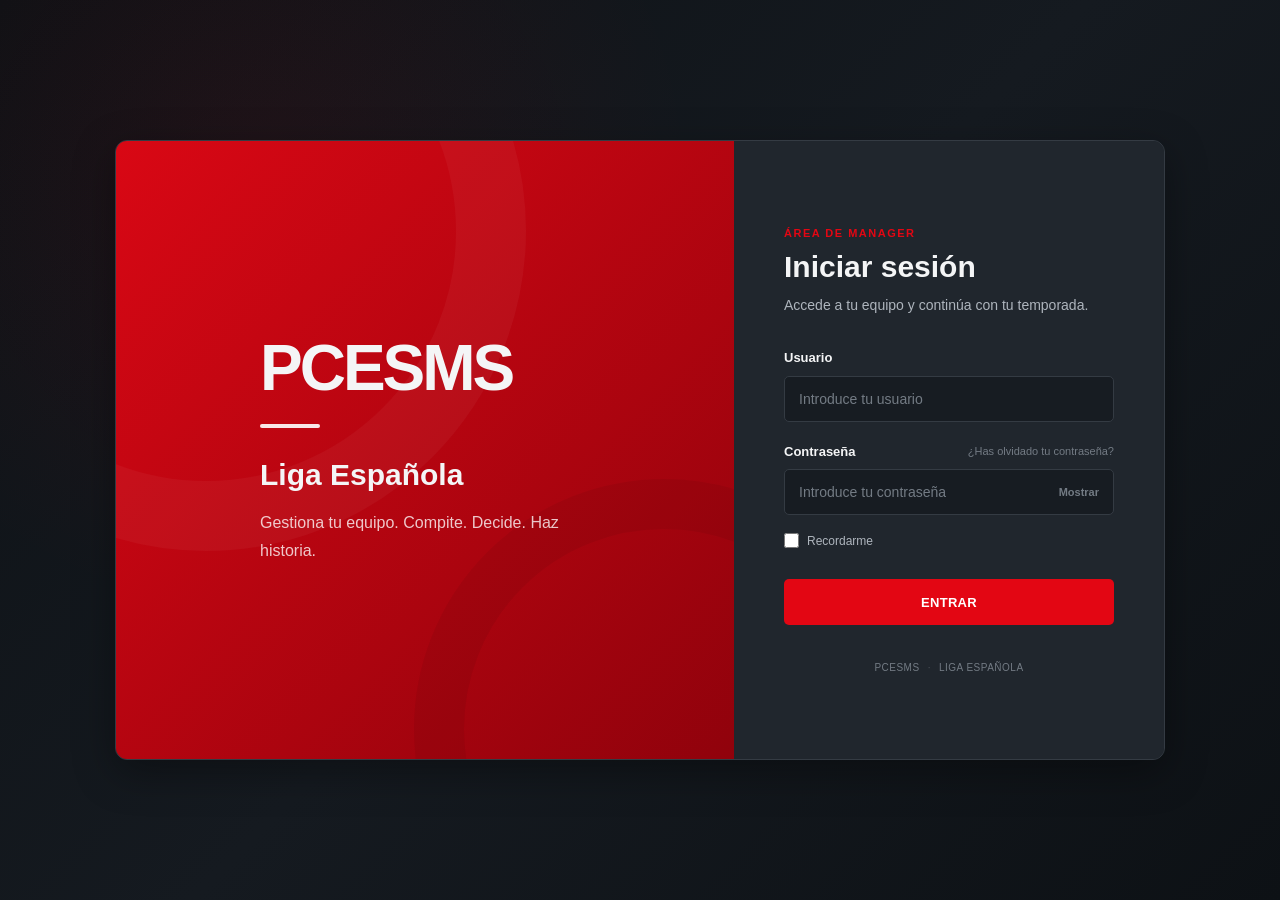
<file: index.html>
<!DOCTYPE html>
<html lang="es">
<head>
    <meta charset="UTF-8">

    <meta name="viewport"
          content="width=device-width, initial-scale=1.0">

    <meta name="description"
          content="PCESMS - Liga Española">

    <title>PCESMS · Liga Española</title>

    <!-- CSS global -->
    <link rel="stylesheet" href="css/global.css">

    <!-- CSS específico del login -->
    <link rel="stylesheet" href="css/login.css">
</head>

<body class="login-page">

    <main class="login-container">

        <!-- ==========================================
             PANEL DE PRESENTACIÓN
             ========================================== -->
        <section class="login-brand">

            <div class="brand-content">

                <div class="brand-logo">
                    PCESMS
                </div>

                <div class="brand-divider"></div>

                <h1>Liga Española</h1>

                <p>
                    Gestiona tu equipo.
                    Compite. Decide.
                    Haz historia.
                </p>

            </div>

        </section>


        <!-- ==========================================
             PANEL DE LOGIN
             ========================================== -->
        <section class="login-panel">

            <div class="login-box">

                <header class="login-header">

                    <span class="login-kicker">
                        ÁREA DE MANAGER
                    </span>

                    <h2>Iniciar sesión</h2>

                    <p>
                        Accede a tu equipo y continúa
                        con tu temporada.
                    </p>

                </header>


                <!-- Mensaje de error -->
                <div
                    id="login-error"
                    class="login-message login-message-error"
                    role="alert"
                    aria-live="polite"
                    hidden>
                </div>


                <!-- Formulario -->
                <form id="login-form" novalidate>

                    <!-- Usuario -->
                    <div class="form-group">

                        <label for="username">
                            Usuario
                        </label>

                        <input
                            type="text"
                            id="username"
                            name="username"
                            autocomplete="username"
                            placeholder="Introduce tu usuario"
                            required>

                    </div>


                    <!-- Contraseña -->
                    <div class="form-group">

                        <div class="form-label-row">

                            <label for="password">
                                Contraseña
                            </label>

                            <a
                                href="#"
                                class="forgot-password">
                                ¿Has olvidado tu contraseña?
                            </a>

                        </div>

                        <div class="password-wrapper">

                            <input
                                type="password"
                                id="password"
                                name="password"
                                autocomplete="current-password"
                                placeholder="Introduce tu contraseña"
                                required>

                            <button
                                type="button"
                                id="toggle-password"
                                class="password-toggle"
                                aria-label="Mostrar contraseña"
                                aria-pressed="false">

                                <span
                                    id="password-toggle-icon">
                                    Mostrar
                                </span>

                            </button>

                        </div>

                    </div>


                    <!-- Recordar sesión -->
                    <div class="remember-row">

                        <label class="checkbox-label">

                            <input
                                type="checkbox"
                                id="remember"
                                name="remember">

                            <span>
                                Recordarme
                            </span>

                        </label>

                    </div>


                    <!-- Botón -->
                    <button
                        type="submit"
                        id="login-button"
                        class="login-button">

                        <span id="login-button-text">
                            Entrar
                        </span>

                        <span
                            id="login-spinner"
                            class="login-spinner"
                            hidden>
                        </span>

                    </button>

                </form>


                <!-- Pie -->
                <footer class="login-footer">

                    <span>
                        PCESMS
                    </span>

                    <span class="footer-separator">
                        ·
                    </span>

                    <span>
                        Liga Española
                    </span>

                </footer>

            </div>

        </section>

    </main>

    <script src="js/global.js"></script>
    <script src="js/login.js"></script>

</body>
</html>
</file>
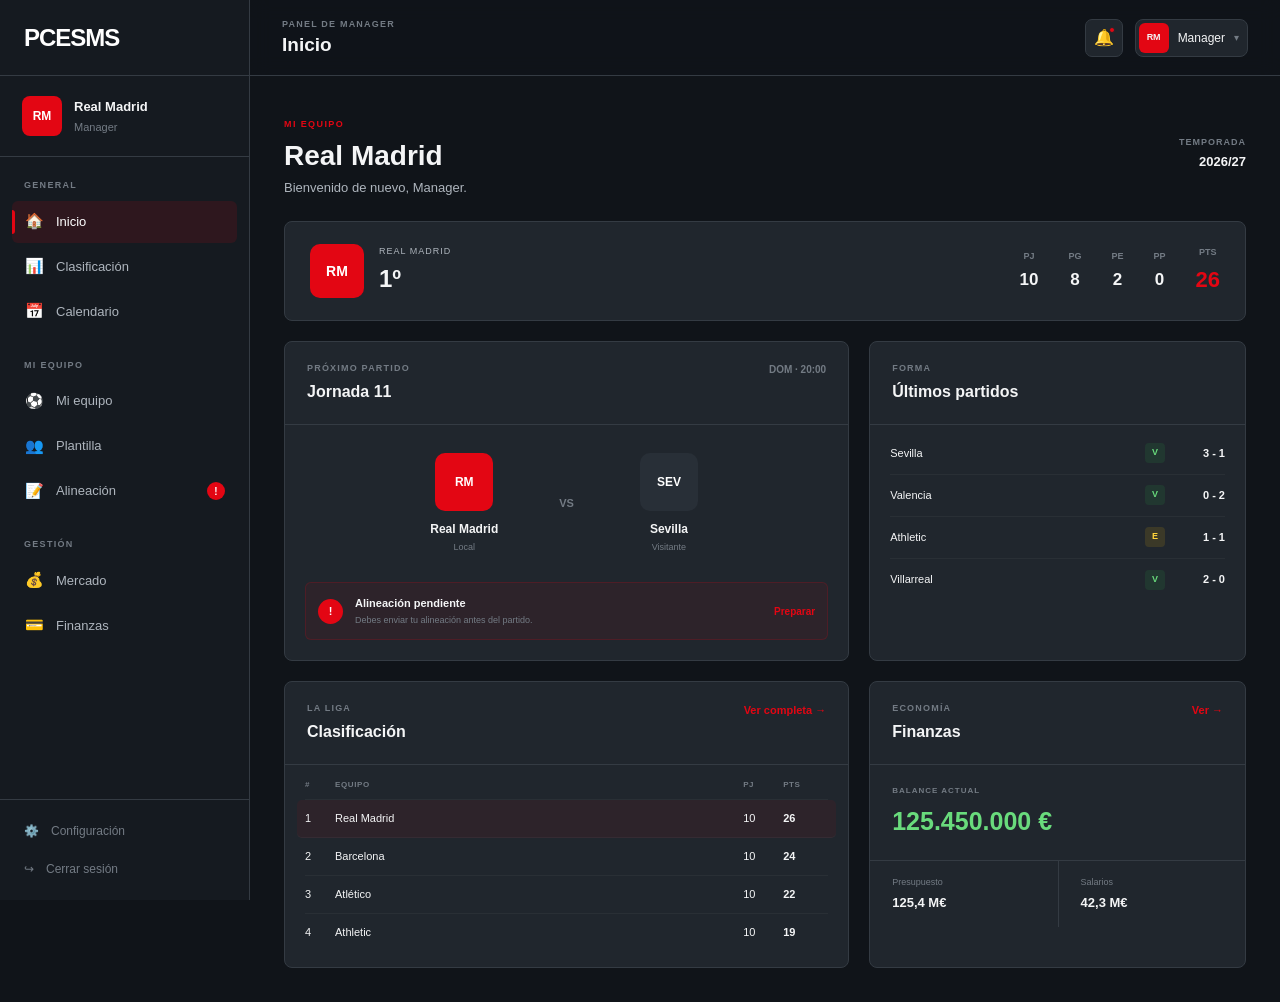
<file: home.html>
<!DOCTYPE html>
<html lang="es">

<head>

    <meta charset="UTF-8">

    <meta name="viewport"
          content="width=device-width, initial-scale=1.0">

    <meta name="description"
          content="PCESMS - Panel de manager">

    <title>PCESMS · Panel de Manager</title>

    <link rel="stylesheet"
          href="css/global.css">

    <link rel="stylesheet"
          href="css/dashboard.css">

</head>


<body class="dashboard-page">


<!-- ======================================================
     APP
     ====================================================== -->

<div class="app">


    <!-- ==================================================
         SIDEBAR
         ================================================== -->

    <aside class="sidebar"
           id="sidebar">


        <!-- LOGO -->

        <div class="sidebar-header">

            <a href="home.html"
               class="sidebar-logo">

                PCESMS

            </a>

            <button
                class="sidebar-close"
                id="sidebar-close"
                aria-label="Cerrar menú">

                ×

            </button>

        </div>


        <!-- EQUIPO -->

        <div class="sidebar-team">

            <div class="sidebar-team-logo">

                RM

            </div>

            <div>

                <strong>
                    Real Madrid
                </strong>

                <span>
                    Manager
                </span>

            </div>

        </div>


        <!-- NAVEGACIÓN -->

        <nav class="sidebar-nav">


            <div class="nav-section">

                <span class="nav-section-title">
                    GENERAL
                </span>


                <a href="home.html"
                   class="nav-item active">

                    <span class="nav-icon">
                        🏠
                    </span>

                    <span>
                        Inicio
                    </span>

                </a>


                <a href="league.html"
                   class="nav-item">

                    <span class="nav-icon">
                        📊
                    </span>

                    <span>
                        Clasificación
                    </span>

                </a>


                <a href="calendar.html"
                   class="nav-item">

                    <span class="nav-icon">
                        📅
                    </span>

                    <span>
                        Calendario
                    </span>

                </a>

            </div>


            <div class="nav-section">

                <span class="nav-section-title">
                    MI EQUIPO
                </span>


                <a href="team.html"
                   class="nav-item">

                    <span class="nav-icon">
                        ⚽
                    </span>

                    <span>
                        Mi equipo
                    </span>

                </a>


                <a href="players.html"
                   class="nav-item">

                    <span class="nav-icon">
                        👥
                    </span>

                    <span>
                        Plantilla
                    </span>

                </a>


                <a href="#"
                   class="nav-item">

                    <span class="nav-icon">
                        📝
                    </span>

                    <span>
                        Alineación
                    </span>

                    <span class="nav-badge">
                        !
                    </span>

                </a>

            </div>


            <div class="nav-section">

                <span class="nav-section-title">
                    GESTIÓN
                </span>


                <a href="market.html"
                   class="nav-item">

                    <span class="nav-icon">
                        💰
                    </span>

                    <span>
                        Mercado
                    </span>

                </a>


                <a href="#"
                   class="nav-item">

                    <span class="nav-icon">
                        💳
                    </span>

                    <span>
                        Finanzas
                    </span>

                </a>

            </div>

        </nav>


        <!-- FOOTER SIDEBAR -->

        <div class="sidebar-footer">

            <a href="#"
               class="sidebar-footer-item">

                ⚙️
                <span>
                    Configuración
                </span>

            </a>


            <a href="index.html"
               class="sidebar-footer-item logout">

                ↪
                <span>
                    Cerrar sesión
                </span>

            </a>

        </div>


    </aside>


    <!-- ==================================================
         MAIN
         ================================================== -->

    <main class="main">


        <!-- HEADER -->

        <header class="topbar">


            <button
                class="menu-button"
                id="menu-button"
                aria-label="Abrir menú">

                ☰

            </button>


            <div class="topbar-title">

                <span>
                    PANEL DE MANAGER
                </span>

                <h1>
                    Inicio
                </h1>

            </div>


            <div class="topbar-actions">


                <button
                    class="topbar-button notification-button"
                    aria-label="Notificaciones">

                    🔔

                    <span class="notification-dot">
                    </span>

                </button>


                <button
                    class="profile-button">

                    <span class="profile-avatar">
                        RM
                    </span>

                    <span class="profile-name">
                        Manager
                    </span>

                    <span class="profile-arrow">
                        ▾
                    </span>

                </button>

            </div>

        </header>


        <!-- CONTENT -->

        <div class="content">


            <!-- ==========================================
                 WELCOME
                 ========================================== -->

            <section class="welcome-section">

                <div>

                    <span class="welcome-kicker">
                        MI EQUIPO
                    </span>

                    <h2>
                        Real Madrid
                    </h2>

                    <p>
                        Bienvenido de nuevo, Manager.
                    </p>

                </div>


                <div class="season-badge">

                    TEMPORADA

                    <strong>
                        2026/27
                    </strong>

                </div>

            </section>


            <!-- ==========================================
                 TEAM OVERVIEW
                 ========================================== -->

            <section class="team-overview">


                <div class="team-identity">


                    <div class="large-team-logo">
                        RM
                    </div>


                    <div class="team-name">

                        <span>
                            REAL MADRID
                        </span>

                        <strong>
                            1º
                        </strong>

                    </div>

                </div>


                <div class="team-stats">


                    <div class="team-stat">

                        <span>
                            PJ
                        </span>

                        <strong>
                            10
                        </strong>

                    </div>


                    <div class="team-stat">

                        <span>
                            PG
                        </span>

                        <strong>
                            8
                        </strong>

                    </div>


                    <div class="team-stat">

                        <span>
                            PE
                        </span>

                        <strong>
                            2
                        </strong>

                    </div>


                    <div class="team-stat">

                        <span>
                            PP
                        </span>

                        <strong>
                            0
                        </strong>

                    </div>


                    <div class="team-stat highlight">

                        <span>
                            PTS
                        </span>

                        <strong>
                            26
                        </strong>

                    </div>


                </div>

            </section>


            <!-- ==========================================
                 GRID
                 ========================================== -->

            <div class="dashboard-grid">


                <!-- ======================================
                     NEXT MATCH
                     ====================================== -->

                <section class="dashboard-card next-match-card">


                    <div class="card-header">

                        <div>

                            <span class="card-kicker">
                                PRÓXIMO PARTIDO
                            </span>

                            <h3>
                                Jornada 11
                            </h3>

                        </div>

                        <span class="match-date">
                            DOM · 20:00
                        </span>

                    </div>


                    <div class="match-teams">


                        <div class="match-team">

                            <div class="match-team-logo">
                                RM
                            </div>

                            <strong>
                                Real Madrid
                            </strong>

                            <span>
                                Local
                            </span>

                        </div>


                        <div class="match-vs">

                            <span>
                                VS
                            </span>

                        </div>


                        <div class="match-team">

                            <div class="match-team-logo opponent">
                                SEV
                            </div>

                            <strong>
                                Sevilla
                            </strong>

                            <span>
                                Visitante
                            </span>

                        </div>


                    </div>


                    <div class="lineup-warning">

                        <span class="warning-icon">
                            !
                        </span>

                        <div>

                            <strong>
                                Alineación pendiente
                            </strong>

                            <span>
                                Debes enviar tu alineación
                                antes del partido.
                            </span>

                        </div>

                        <a href="#"
                           class="warning-action">

                            Preparar

                        </a>

                    </div>

                </section>


                <!-- ======================================
                     FORM
                     ====================================== -->

                <section class="dashboard-card form-card">


                    <div class="card-header">

                        <div>

                            <span class="card-kicker">
                                FORMA
                            </span>

                            <h3>
                                Últimos partidos
                            </h3>

                        </div>

                    </div>


                    <div class="form-list">


                        <div class="form-match">

                            <div class="form-opponent">
                                Sevilla
                            </div>

                            <span class="form-result win">
                                V
                            </span>

                            <strong>
                                3 - 1
                            </strong>

                        </div>


                        <div class="form-match">

                            <div class="form-opponent">
                                Valencia
                            </div>

                            <span class="form-result win">
                                V
                            </span>

                            <strong>
                                0 - 2
                            </strong>

                        </div>


                        <div class="form-match">

                            <div class="form-opponent">
                                Athletic
                            </div>

                            <span class="form-result draw">
                                E
                            </span>

                            <strong>
                                1 - 1
                            </strong>

                        </div>


                        <div class="form-match">

                            <div class="form-opponent">
                                Villarreal
                            </div>

                            <span class="form-result win">
                                V
                            </span>

                            <strong>
                                2 - 0
                            </strong>

                        </div>

                    </div>

                </section>


                <!-- ======================================
                     TABLE
                     ====================================== -->

                <section class="dashboard-card table-card">


                    <div class="card-header">

                        <div>

                            <span class="card-kicker">
                                LA LIGA
                            </span>

                            <h3>
                                Clasificación
                            </h3>

                        </div>


                        <a href="league.html"
                           class="card-link">

                            Ver completa →

                        </a>

                    </div>


                    <div class="mini-table">


                        <div class="table-row table-header">

                            <span>
                                #
                            </span>

                            <span>
                                EQUIPO
                            </span>

                            <span>
                                PJ
                            </span>

                            <span>
                                PTS
                            </span>

                        </div>


                        <div class="table-row highlighted">

                            <span>
                                1
                            </span>

                            <span>
                                Real Madrid
                            </span>

                            <span>
                                10
                            </span>

                            <strong>
                                26
                            </strong>

                        </div>


                        <div class="table-row">

                            <span>
                                2
                            </span>

                            <span>
                                Barcelona
                            </span>

                            <span>
                                10
                            </span>

                            <strong>
                                24
                            </strong>

                        </div>


                        <div class="table-row">

                            <span>
                                3
                            </span>

                            <span>
                                Atlético
                            </span>

                            <span>
                                10
                            </span>

                            <strong>
                                22
                            </strong>

                        </div>


                        <div class="table-row">

                            <span>
                                4
                            </span>

                            <span>
                                Athletic
                            </span>

                            <span>
                                10
                            </span>

                            <strong>
                                19
                            </strong>

                        </div>

                    </div>

                </section>


                <!-- ======================================
                     FINANCES
                     ====================================== -->

                <section class="dashboard-card finances-card">


                    <div class="card-header">

                        <div>

                            <span class="card-kicker">
                                ECONOMÍA
                            </span>

                            <h3>
                                Finanzas
                            </h3>

                        </div>

                        <a href="#"
                           class="card-link">

                            Ver →

                        </a>

                    </div>


                    <div class="balance">

                        <span>
                            BALANCE ACTUAL
                        </span>

                        <strong>
                            125.450.000 €
                        </strong>

                    </div>


                    <div class="finance-summary">


                        <div>

                            <span>
                                Presupuesto
                            </span>

                            <strong>
                                125,4 M€
                            </strong>

                        </div>


                        <div>

                            <span>
                                Salarios
                            </span>

                            <strong>
                                42,3 M€
                            </strong>

                        </div>

                    </div>

                </section>


            </div>


        </div>


    </main>


</div>


<!-- OVERLAY MOBILE -->

<div
    class="sidebar-overlay"
    id="sidebar-overlay">
</div>


<script src="js/global.js"></script>

</body>

</html>
</file>
<file: css/global.css>
/* =========================================================
   PCESMS - GLOBAL
   ========================================================= */

:root {
    --color-bg: #101419;
    --color-bg-secondary: #171c22;

    --color-surface: #20262d;
    --color-surface-light: #282f37;

    --color-primary: #e30613;
    --color-primary-hover: #c80511;

    --color-text: #f4f5f6;
    --color-text-secondary: #aeb5bd;
    --color-text-muted: #737b84;

    --color-border: #343b43;

    --color-success: #2fb344;
    --color-danger: #e03131;

    --font-family:
        Inter,
        -apple-system,
        BlinkMacSystemFont,
        "Segoe UI",
        Roboto,
        Helvetica,
        Arial,
        sans-serif;

    --radius-sm: 5px;
    --radius-md: 8px;
    --radius-lg: 12px;

    --shadow-card:
        0 12px 40px rgba(0, 0, 0, 0.35);

    --transition:
        0.2s ease;
}


/* =========================================================
   RESET
   ========================================================= */

* {
    box-sizing: border-box;
    margin: 0;
    padding: 0;
}


html {
    min-height: 100%;
    font-size: 16px;
}


body {
    min-height: 100vh;

    font-family: var(--font-family);

    background: var(--color-bg);

    color: var(--color-text);

    line-height: 1.5;

    -webkit-font-smoothing: antialiased;
    -moz-osx-font-smoothing: grayscale;
}


button,
input,
textarea,
select {
    font: inherit;
}


button {
    cursor: pointer;
}


a {
    color: inherit;
    text-decoration: none;
}


img {
    max-width: 100%;
    display: block;
}
</file>
<file: css/login.css>
/* =========================================================
   PCESMS - LOGIN
   ========================================================= */


/* =========================================================
   PAGE
   ========================================================= */

.login-page {
    min-height: 100vh;

    background:
        radial-gradient(
            circle at 20% 20%,
            rgba(227, 6, 19, 0.08),
            transparent 35%
        ),
        linear-gradient(
            135deg,
            #0d1115 0%,
            #151a20 50%,
            #0d1115 100%
        );

    display: flex;
    align-items: center;
    justify-content: center;

    padding: 30px;
}


/* =========================================================
   MAIN CONTAINER
   ========================================================= */

.login-container {
    width: 100%;
    max-width: 1050px;

    min-height: 620px;

    display: grid;
    grid-template-columns: 1fr 430px;

    background: var(--color-surface);

    border: 1px solid var(--color-border);

    border-radius: var(--radius-lg);

    overflow: hidden;

    box-shadow: var(--shadow-card);
}


/* =========================================================
   BRAND PANEL
   ========================================================= */

.login-brand {
    position: relative;

    display: flex;
    align-items: center;
    justify-content: center;

    padding: 60px;

    background:
        linear-gradient(
            135deg,
            rgba(227, 6, 19, 0.95),
            rgba(150, 0, 10, 0.95)
        );

    overflow: hidden;
}


/* Decorative background */

.login-brand::before {
    content: "";

    position: absolute;

    width: 500px;
    height: 500px;

    border-radius: 50%;

    border: 70px solid rgba(255, 255, 255, 0.04);

    top: -230px;
    left: -230px;
}


.login-brand::after {
    content: "";

    position: absolute;

    width: 400px;
    height: 400px;

    border-radius: 50%;

    border: 50px solid rgba(0, 0, 0, 0.06);

    bottom: -220px;
    right: -180px;
}


.brand-content {
    position: relative;

    z-index: 2;

    max-width: 420px;

    text-align: left;
}


.brand-logo {
    font-size: clamp(42px, 5vw, 68px);

    font-weight: 900;

    letter-spacing: -3px;

    line-height: 1;
}


.brand-divider {
    width: 60px;
    height: 4px;

    margin: 24px 0;
    
    background: rgba(255, 255, 255, 0.9);

    border-radius: 2px;
}


.brand-content h1 {
    font-size: 30px;

    font-weight: 700;

    margin-bottom: 12px;
}


.brand-content p {
    max-width: 330px;

    color: rgba(255, 255, 255, 0.78);

    font-size: 16px;

    line-height: 1.7;
}


/* =========================================================
   LOGIN PANEL
   ========================================================= */

.login-panel {
    display: flex;
    align-items: center;
    justify-content: center;

    background: var(--color-surface);

    padding: 50px 45px;
}


.login-box {
    width: 100%;
    max-width: 330px;
}


/* =========================================================
   HEADER
   ========================================================= */

.login-header {
    margin-bottom: 32px;
}


.login-kicker {
    display: block;

    margin-bottom: 8px;

    color: var(--color-primary);

    font-size: 11px;

    font-weight: 800;

    letter-spacing: 1.5px;

    text-transform: uppercase;
}


.login-header h2 {
    font-size: 30px;

    line-height: 1.2;

    margin-bottom: 10px;
}


.login-header p {
    color: var(--color-text-secondary);

    font-size: 14px;
}


/* =========================================================
   FORM
   ========================================================= */

.form-group {
    margin-bottom: 20px;
}


.form-group label {
    display: block;

    margin-bottom: 8px;

    color: var(--color-text);

    font-size: 13px;

    font-weight: 600;
}


.form-label-row {
    display: flex;

    align-items: center;
    justify-content: space-between;

    gap: 10px;
}


.form-label-row label {
    margin-bottom: 8px;
}


.forgot-password {
    margin-bottom: 8px;

    color: var(--color-text-muted);

    font-size: 11px;

    transition: color var(--transition);
}


.forgot-password:hover {
    color: var(--color-primary);
}


/* =========================================================
   INPUTS
   ========================================================= */

.form-group input[type="text"],
.form-group input[type="password"] {
    width: 100%;

    height: 46px;

    padding: 0 14px;

    background: var(--color-bg-secondary);

    border: 1px solid var(--color-border);

    border-radius: var(--radius-sm);

    outline: none;

    color: var(--color-text);

    font-size: 14px;

    transition:
        border-color var(--transition),
        background var(--transition),
        box-shadow var(--transition);
}


.form-group input::placeholder {
    color: var(--color-text-muted);
}


.form-group input:focus {
    background: var(--color-bg);

    border-color: var(--color-primary);

    box-shadow:
        0 0 0 3px rgba(227, 6, 19, 0.12);
}


/* =========================================================
   PASSWORD
   ========================================================= */

.password-wrapper {
    position: relative;
}


.password-wrapper input {
    padding-right: 75px !important;
}


.password-toggle {
    position: absolute;

    top: 50%;
    right: 10px;

    transform: translateY(-50%);

    border: 0;

    background: transparent;

    color: var(--color-text-muted);

    font-size: 11px;

    font-weight: 600;

    padding: 5px;

    transition: color var(--transition);
}


.password-toggle:hover {
    color: var(--color-text);
}


/* =========================================================
   REMEMBER
   ========================================================= */

.remember-row {
    margin-top: -4px;

    margin-bottom: 24px;
}


.checkbox-label {
    display: inline-flex !important;

    align-items: center;

    gap: 8px;

    cursor: pointer;

    color: var(--color-text-secondary) !important;

    font-size: 12px !important;

    font-weight: 400 !important;
}


.checkbox-label input {
    width: 15px;
    height: 15px;

    accent-color: var(--color-primary);

    cursor: pointer;
}


/* =========================================================
   BUTTON
   ========================================================= */

.login-button {
    position: relative;

    width: 100%;
    height: 46px;

    display: flex;
    align-items: center;
    justify-content: center;

    border: 0;

    border-radius: var(--radius-sm);

    background: var(--color-primary);

    color: #fff;

    font-size: 13px;

    font-weight: 800;

    letter-spacing: 0.3px;

    text-transform: uppercase;

    transition:
        background var(--transition),
        transform var(--transition),
        box-shadow var(--transition);
}


.login-button:hover {
    background: var(--color-primary-hover);

    box-shadow:
        0 6px 20px rgba(227, 6, 19, 0.22);
}


.login-button:active {
    transform: translateY(1px);
}


.login-button:disabled {
    opacity: 0.7;

    cursor: not-allowed;

    box-shadow: none;
}


/* =========================================================
   LOADING
   ========================================================= */

.login-spinner {
    width: 16px;
    height: 16px;

    border: 2px solid rgba(255, 255, 255, 0.35);

    border-top-color: #fff;

    border-radius: 50%;

    animation: login-spin 0.7s linear infinite;
}


@keyframes login-spin {
    to {
        transform: rotate(360deg);
    }
}


/* =========================================================
   MESSAGES
   ========================================================= */

.login-message {
    margin-bottom: 20px;

    padding: 11px 13px;

    border-radius: var(--radius-sm);

    font-size: 12px;
}


.login-message-error {
    background: rgba(224, 49, 49, 0.1);

    border: 1px solid rgba(224, 49, 49, 0.25);

    color: #ff8787;
}


/* =========================================================
   FOOTER
   ========================================================= */

.login-footer {
    display: flex;

    justify-content: center;

    gap: 8px;

    margin-top: 35px;

    color: var(--color-text-muted);

    font-size: 10px;

    text-transform: uppercase;

    letter-spacing: 0.5px;
}


.footer-separator {
    opacity: 0.5;
}


/* =========================================================
   TABLET
   ========================================================= */

@media (max-width: 850px) {

    .login-container {
        grid-template-columns: 1fr;

        max-width: 460px;

        min-height: auto;
    }


    .login-brand {
        min-height: 230px;

        padding: 40px;
    }


    .brand-content {
        text-align: center;
    }


    .brand-divider {
        margin: 18px auto;
    }


    .brand-content p {
        margin: 0 auto;
    }


    .login-panel {
        padding: 45px 40px;
    }
}


/* =========================================================
   MOBILE
   ========================================================= */

@media (max-width: 500px) {

    .login-page {
        padding: 0;

        align-items: stretch;
    }


    .login-container {
        width: 100%;
        max-width: none;

        min-height: 100vh;

        border: 0;

        border-radius: 0;

        display: flex;

        flex-direction: column;
    }


    .login-brand {
        min-height: 190px;

        flex: 0 0 auto;

        padding: 35px 25px;
    }


    .brand-logo {
        font-size: 48px;
    }


    .brand-content h1 {
        font-size: 22px;
    }


    .brand-content p {
        font-size: 13px;
    }


    .login-panel {
        flex: 1;

        padding: 40px 25px 30px;

        align-items: flex-start;
    }


    .login-box {
        max-width: none;
    }


    .login-header {
        margin-bottom: 28px;
    }


    .login-header h2 {
        font-size: 27px;
    }


    .form-group input[type="text"],
    .form-group input[type="password"],
    .login-button {
        height: 50px;
    }
}


/* =========================================================
   SMALL MOBILE
   ========================================================= */

@media (max-width: 360px) {

    .login-brand {
        min-height: 170px;
    }


    .brand-logo {
        font-size: 42px;
    }


    .login-panel {
        padding-left: 20px;
        padding-right: 20px;
    }
}
</file>
<file: css/dashboard.css>
/* =========================================================
   PCESMS - DASHBOARD
   ========================================================= */

.dashboard-page {
    background: var(--color-bg);
}


/* =========================================================
   APP
   ========================================================= */

.app {
    min-height: 100vh;

    display: flex;
}


/* =========================================================
   SIDEBAR
   ========================================================= */

.sidebar {
    position: fixed;

    top: 0;
    left: 0;
    bottom: 0;

    width: 250px;

    display: flex;
    flex-direction: column;

    background: #151a20;

    border-right: 1px solid var(--color-border);

    z-index: 100;
}


/* HEADER */

.sidebar-header {
    height: 76px;

    display: flex;
    align-items: center;

    padding: 0 24px;

    border-bottom: 1px solid var(--color-border);
}


.sidebar-logo {
    color: #fff;

    font-size: 24px;

    font-weight: 900;

    letter-spacing: -1px;
}


.sidebar-close {
    display: none;
}


/* TEAM */

.sidebar-team {
    display: flex;
    align-items: center;

    gap: 12px;

    padding: 20px 22px;

    border-bottom: 1px solid var(--color-border);
}


.sidebar-team-logo {
    width: 40px;
    height: 40px;

    display: flex;
    align-items: center;
    justify-content: center;

    border-radius: 8px;

    background: var(--color-primary);

    color: white;

    font-size: 12px;

    font-weight: 900;
}


.sidebar-team strong {
    display: block;

    font-size: 13px;
}


.sidebar-team span {
    display: block;

    margin-top: 2px;

    color: var(--color-text-muted);

    font-size: 11px;
}


/* NAV */

.sidebar-nav {
    flex: 1;

    padding: 22px 12px;

    overflow-y: auto;
}


.nav-section {
    margin-bottom: 26px;
}


.nav-section-title {
    display: block;

    padding: 0 12px;

    margin-bottom: 8px;

    color: var(--color-text-muted);

    font-size: 9px;

    font-weight: 800;

    letter-spacing: 1.3px;
}


.nav-item {
    position: relative;

    display: flex;
    align-items: center;

    gap: 12px;

    height: 42px;

    padding: 0 12px;

    margin-bottom: 3px;

    border-radius: 6px;

    color: var(--color-text-secondary);

    font-size: 13px;

    transition:
        background var(--transition),
        color var(--transition);
}


.nav-item:hover {
    background: rgba(255,255,255,0.04);

    color: var(--color-text);
}


.nav-item.active {
    background: rgba(227,6,19,0.12);

    color: #fff;
}


.nav-item.active::before {
    content: "";

    position: absolute;

    left: 0;
    top: 9px;
    bottom: 9px;

    width: 3px;

    border-radius: 0 3px 3px 0;

    background: var(--color-primary);
}


.nav-icon {
    width: 20px;

    text-align: center;

    font-size: 15px;
}


.nav-badge {
    margin-left: auto;

    width: 18px;
    height: 18px;

    display: flex;
    align-items: center;
    justify-content: center;

    border-radius: 50%;

    background: var(--color-primary);

    color: white;

    font-size: 10px;

    font-weight: 800;
}


/* SIDEBAR FOOTER */

.sidebar-footer {
    padding: 12px;

    border-top: 1px solid var(--color-border);
}


.sidebar-footer-item {
    display: flex;
    align-items: center;

    gap: 12px;

    height: 38px;

    padding: 0 12px;

    color: var(--color-text-muted);

    font-size: 12px;

    border-radius: 6px;
}


.sidebar-footer-item:hover {
    background: rgba(255,255,255,0.04);

    color: var(--color-text);
}


.sidebar-footer-item.logout:hover {
    color: #ff8787;
}


/* =========================================================
   MAIN
   ========================================================= */

.main {
    width: calc(100% - 250px);

    margin-left: 250px;

    min-height: 100vh;
}


/* =========================================================
   TOPBAR
   ========================================================= */

.topbar {
    height: 76px;

    display: flex;
    align-items: center;

    padding: 0 32px;

    border-bottom: 1px solid var(--color-border);

    background: rgba(16,20,25,0.92);

    backdrop-filter: blur(10px);

    position: sticky;

    top: 0;

    z-index: 50;
}


.menu-button {
    display: none;
}


.topbar-title span {
    display: block;

    color: var(--color-text-muted);

    font-size: 9px;

    font-weight: 800;

    letter-spacing: 1.2px;
}


.topbar-title h1 {
    margin-top: 2px;

    font-size: 19px;

    line-height: 1.2;
}


.topbar-actions {
    margin-left: auto;

    display: flex;
    align-items: center;

    gap: 12px;
}


.topbar-button {
    width: 38px;
    height: 38px;

    position: relative;

    border: 1px solid var(--color-border);

    border-radius: 7px;

    background: var(--color-surface);

    color: var(--color-text-secondary);
}


.notification-dot {
    position: absolute;

    top: 7px;
    right: 7px;

    width: 6px;
    height: 6px;

    border-radius: 50%;

    background: var(--color-primary);

    border: 1px solid var(--color-surface);
}


.profile-button {
    display: flex;
    align-items: center;

    gap: 9px;

    padding: 3px 8px 3px 3px;

    border: 1px solid var(--color-border);

    border-radius: 8px;

    background: var(--color-surface);

    color: var(--color-text);
}


.profile-avatar {
    width: 30px;
    height: 30px;

    display: flex;
    align-items: center;
    justify-content: center;

    border-radius: 6px;

    background: var(--color-primary);

    font-size: 9px;

    font-weight: 900;
}


.profile-name {
    font-size: 12px;
}


.profile-arrow {
    color: var(--color-text-muted);

    font-size: 10px;
}


/* =========================================================
   CONTENT
   ========================================================= */

.content {
    max-width: 1350px;

    margin: 0 auto;

    padding: 34px;
}


/* =========================================================
   WELCOME
   ========================================================= */

.welcome-section {
    display: flex;

    align-items: center;
    justify-content: space-between;

    margin-bottom: 24px;
}


.welcome-kicker {
    color: var(--color-primary);

    font-size: 9px;

    font-weight: 800;

    letter-spacing: 1.4px;
}


.welcome-section h2 {
    margin-top: 5px;

    font-size: 28px;

    line-height: 1.2;
}


.welcome-section p {
    margin-top: 5px;

    color: var(--color-text-secondary);

    font-size: 13px;
}


.season-badge {
    display: flex;
    flex-direction: column;

    align-items: flex-end;

    color: var(--color-text-muted);

    font-size: 9px;

    font-weight: 700;

    letter-spacing: 1px;
}


.season-badge strong {
    margin-top: 3px;

    color: var(--color-text);

    font-size: 13px;

    letter-spacing: 0;
}


/* =========================================================
   TEAM OVERVIEW
   ========================================================= */

.team-overview {
    display: flex;
    align-items: center;
    justify-content: space-between;

    padding: 22px 25px;

    margin-bottom: 20px;

    background: var(--color-surface);

    border: 1px solid var(--color-border);

    border-radius: var(--radius-md);
}


.team-identity {
    display: flex;
    align-items: center;

    gap: 15px;
}


.large-team-logo {
    width: 54px;
    height: 54px;

    display: flex;
    align-items: center;
    justify-content: center;

    border-radius: 10px;

    background: var(--color-primary);

    color: #fff;

    font-size: 14px;

    font-weight: 900;
}


.team-name span {
    display: block;

    color: var(--color-text-secondary);

    font-size: 9px;

    letter-spacing: 1px;
}


.team-name strong {
    display: block;

    margin-top: 3px;

    font-size: 24px;
}


.team-stats {
    display: flex;
    align-items: center;

    gap: 30px;
}


.team-stat {
    display: flex;
    flex-direction: column;

    align-items: center;
}


.team-stat span {
    color: var(--color-text-muted);

    font-size: 9px;

    font-weight: 700;
}


.team-stat strong {
    margin-top: 3px;

    font-size: 17px;
}


.team-stat.highlight strong {
    color: var(--color-primary);

    font-size: 22px;
}


/* =========================================================
   GRID
   ========================================================= */

.dashboard-grid {
    display: grid;

    grid-template-columns: 1.5fr 1fr;

    gap: 20px;
}


/* =========================================================
   CARD
   ========================================================= */

.dashboard-card {
    background: var(--color-surface);

    border: 1px solid var(--color-border);

    border-radius: var(--radius-md);

    overflow: hidden;
}


.card-header {
    display: flex;

    align-items: flex-start;
    justify-content: space-between;

    padding: 20px 22px;

    border-bottom: 1px solid var(--color-border);
}


.card-kicker {
    display: block;

    color: var(--color-text-muted);

    font-size: 9px;

    font-weight: 800;

    letter-spacing: 1.2px;
}


.card-header h3 {
    margin-top: 4px;

    font-size: 16px;
}


.card-link {
    color: var(--color-primary);

    font-size: 11px;

    font-weight: 700;
}


/* =========================================================
   NEXT MATCH
   ========================================================= */

.match-date {
    color: var(--color-text-muted);

    font-size: 10px;

    font-weight: 700;
}


.match-teams {
    display: flex;
    align-items: center;
    justify-content: center;

    gap: 40px;

    padding: 28px 20px;
}


.match-team {
    width: 110px;

    display: flex;
    flex-direction: column;

    align-items: center;

    text-align: center;
}


.match-team-logo {
    width: 58px;
    height: 58px;

    display: flex;
    align-items: center;
    justify-content: center;

    margin-bottom: 9px;

    border-radius: 10px;

    background: var(--color-primary);

    color: white;

    font-size: 12px;

    font-weight: 900;
}


.match-team-logo.opponent {
    background: var(--color-surface-light);
}


.match-team strong {
    font-size: 12px;
}


.match-team span {
    margin-top: 3px;

    color: var(--color-text-muted);

    font-size: 9px;
}


.match-vs {
    color: var(--color-text-muted);

    font-size: 11px;

    font-weight: 800;
}


/* WARNING */

.lineup-warning {
    display: flex;
    align-items: center;

    gap: 12px;

    margin: 0 20px 20px;

    padding: 12px;

    background: rgba(227,6,19,0.07);

    border: 1px solid rgba(227,6,19,0.18);

    border-radius: 6px;
}


.warning-icon {
    width: 25px;
    height: 25px;

    display: flex;
    align-items: center;
    justify-content: center;

    flex-shrink: 0;

    border-radius: 50%;

    background: var(--color-primary);

    color: white;

    font-size: 11px;

    font-weight: 900;
}


.lineup-warning div {
    flex: 1;
}


.lineup-warning strong {
    display: block;

    font-size: 11px;
}


.lineup-warning div span {
    display: block;

    margin-top: 2px;

    color: var(--color-text-muted);

    font-size: 9px;
}


.warning-action {
    color: var(--color-primary);

    font-size: 10px;

    font-weight: 800;
}


/* =========================================================
   FORM
   ========================================================= */

.form-list {
    padding: 8px 20px 15px;
}


.form-match {
    display: grid;

    grid-template-columns: 1fr 25px 55px;

    align-items: center;

    min-height: 42px;

    border-bottom: 1px solid rgba(255,255,255,0.04);
}


.form-match:last-child {
    border-bottom: 0;
}


.form-opponent {
    font-size: 11px;
}


.form-result {
    width: 20px;
    height: 20px;

    display: flex;
    align-items: center;
    justify-content: center;

    border-radius: 4px;

    font-size: 9px;

    font-weight: 900;
}


.form-result.win {
    background: rgba(47,179,68,0.12);

    color: #69db7c;
}


.form-result.draw {
    background: rgba(255,193,7,0.12);

    color: #ffd43b;
}


.form-match strong {
    text-align: right;

    font-size: 11px;
}


/* =========================================================
   TABLE
   ========================================================= */

.table-card {
    min-width: 0;
}


.mini-table {
    padding: 7px 20px 15px;
}


.table-row {
    display: grid;

    grid-template-columns: 30px 1fr 40px 45px;

    align-items: center;

    min-height: 38px;

    border-bottom: 1px solid rgba(255,255,255,0.04);

    font-size: 11px;
}


.table-row:last-child {
    border-bottom: 0;
}


.table-row.table-header {
    min-height: 28px;

    color: var(--color-text-muted);

    font-size: 8px;

    font-weight: 800;

    letter-spacing: 0.6px;
}


.table-row.highlighted {
    margin: 0 -8px;

    padding: 0 8px;

    background: rgba(227,6,19,0.07);

    border-radius: 5px;
}


.table-row strong {
    color: var(--color-text);
}


/* =========================================================
   FINANCES
   ========================================================= */

.balance {
    padding: 20px 22px;
}


.balance span {
    display: block;

    color: var(--color-text-muted);

    font-size: 8px;

    font-weight: 800;

    letter-spacing: 1px;
}


.balance strong {
    display: block;

    margin-top: 6px;

    color: #69db7c;

    font-size: 25px;
}


.finance-summary {
    display: grid;

    grid-template-columns: 1fr 1fr;

    border-top: 1px solid var(--color-border);
}


.finance-summary div {
    padding: 15px 22px;
}


.finance-summary div + div {
    border-left: 1px solid var(--color-border);
}


.finance-summary span {
    display: block;

    color: var(--color-text-muted);

    font-size: 9px;
}


.finance-summary strong {
    display: block;

    margin-top: 3px;

    font-size: 13px;
}


/* =========================================================
   OVERLAY
   ========================================================= */

.sidebar-overlay {
    display: none;
}


/* =========================================================
   TABLET
   ========================================================= */

@media (max-width: 1050px) {

    .sidebar {
        transform: translateX(-100%);

        transition: transform 0.25s ease;
    }


    .sidebar.open {
        transform: translateX(0);
    }


    .main {
        width: 100%;

        margin-left: 0;
    }


    .menu-button {
        display: flex;

        align-items: center;
        justify-content: center;

        width: 38px;
        height: 38px;

        margin-right: 15px;

        border: 1px solid var(--color-border);

        border-radius: 7px;

        background: var(--color-surface);

        color: var(--color-text);

        font-size: 17px;
    }


    .sidebar-overlay.active {
        display: block;

        position: fixed;

        inset: 0;

        background: rgba(0,0,0,0.6);

        z-index: 90;
    }
}


/* =========================================================
   MOBILE
   ========================================================= */

@media (max-width: 700px) {

    .topbar {
        height: 65px;

        padding: 0 16px;
    }


    .topbar-title span {
        display: none;
    }


    .topbar-title h1 {
        font-size: 17px;
    }


    .profile-name,
    .profile-arrow {
        display: none;
    }


    .content {
        padding: 22px 15px 30px;
    }


    .welcome-section {
        align-items: flex-start;
    }


    .welcome-section h2 {
        font-size: 24px;
    }


    .season-badge {
        margin-top: 5px;
    }


    .team-overview {
        display: block;

        padding: 18px;
    }


    .team-stats {
        justify-content: space-between;

        margin-top: 20px;

        padding-top: 17px;

        border-top: 1px solid var(--color-border);

        gap: 5px;
    }


    .dashboard-grid {
        grid-template-columns: 1fr;

        gap: 15px;
    }


    .match-teams {
        gap: 20px;
    }
}


/* =========================================================
   SMALL MOBILE
   ========================================================= */

@media (max-width: 400px) {

    .welcome-section {
        display: block;
    }


    .season-badge {
        align-items: flex-start;

        margin-top: 10px;
    }


    .match-team {
        width: 90px;
    }


    .match-team strong {
        font-size: 11px;
    }


    .team-stats {
        gap: 0;
    }


    .team-stat strong {
        font-size: 15px;
    }
}

@media (max-width: 1050px) {

    .sidebar-close {
        display: flex;

        align-items: center;
        justify-content: center;

        width: 32px;
        height: 32px;

        margin-left: auto;

        border: 0;

        background: transparent;

        color: var(--color-text-muted);

        font-size: 24px;

        line-height: 1;
    }

    .sidebar-close:hover {
        color: var(--color-text);
    }

}
</file>
